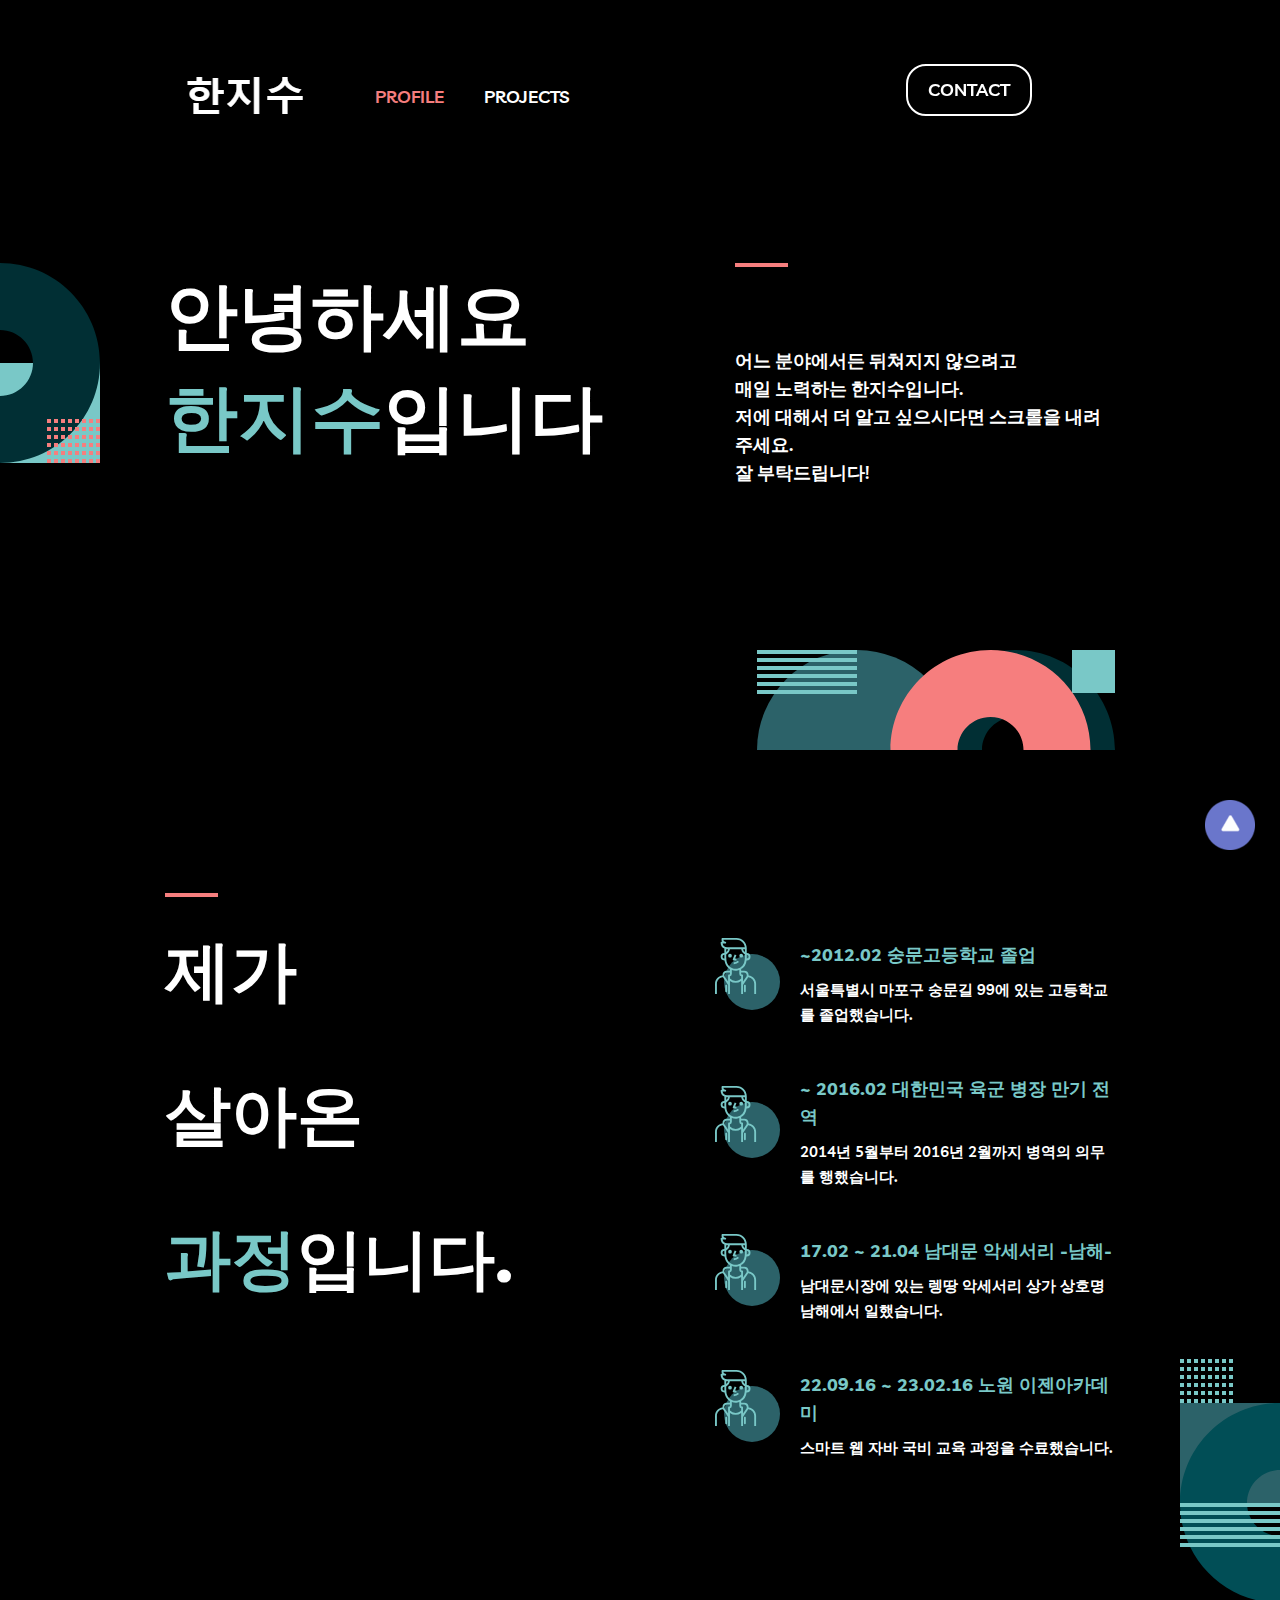
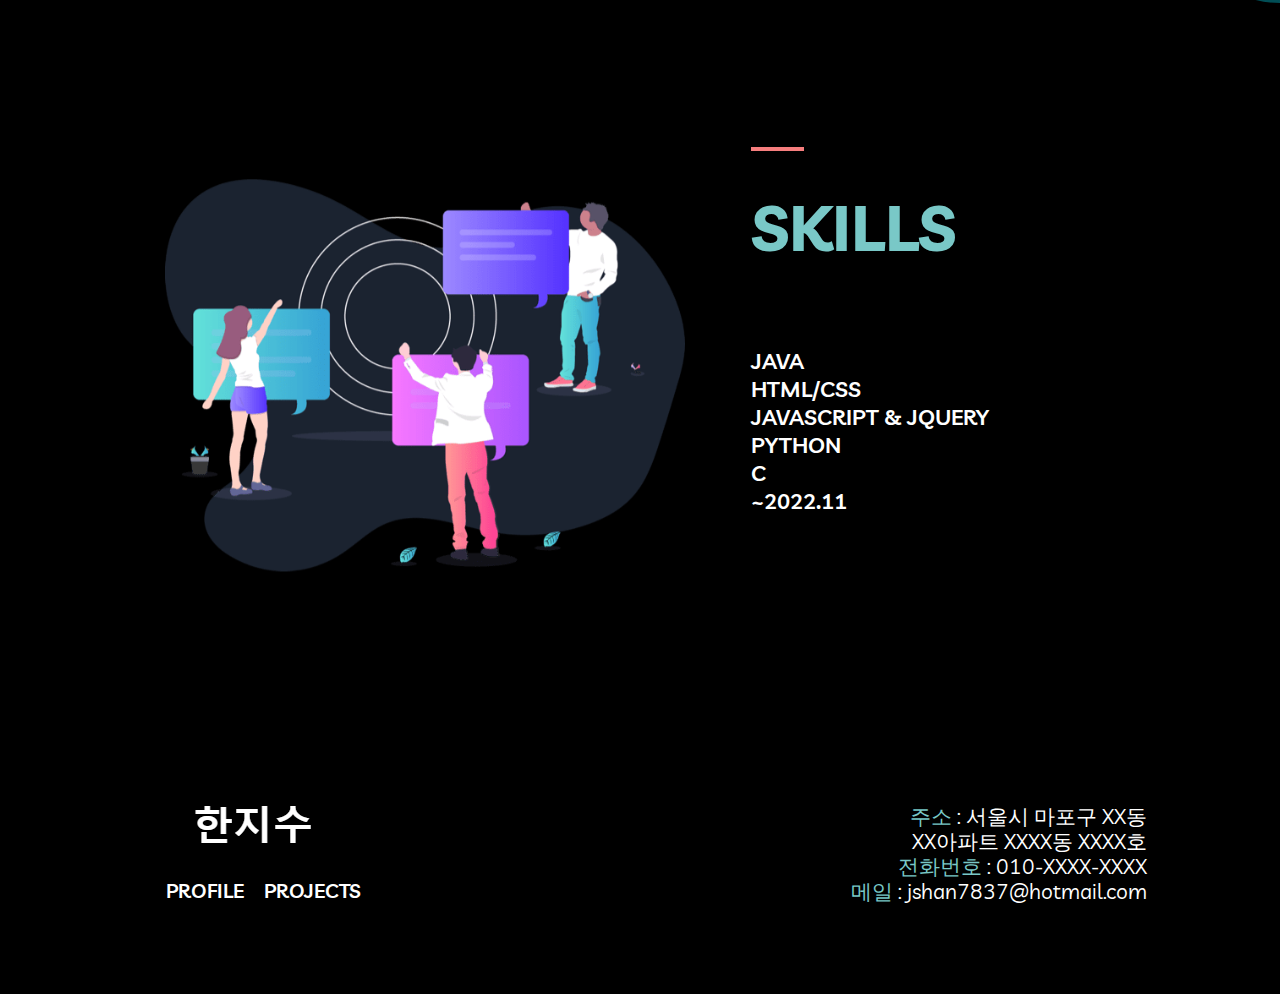
<file: index.html>
<!DOCTYPE html>
<html lang="ko">
    <head>
        <meta charset="UTF-8">
        <meta http-equiv="X-UA-Compatible" content="IE=edge">
        <meta name="viewport" content="width=device-width, initial-scale=1.0">
        <link rel="stylesheet" href="css/main.css">
        <link rel="stylesheet" href="css/common.css">
        <!-- font -->
        <link rel="stylesheet" href="https://pro.fontawesome.com/releases/v5.15.4/css/all.css" />
        <script src="js/main.js" defer></script>
        <script src="js/jquery.js"></script>
        <script src="js/jquery.bxslider.min.js"></script>
        <title>안녕하세요 한지수입니다.</title>
    </head>
    <body>
        <!-- header -->
        <header class="header">
            <div class="header_name">
                <a href="./index.html">
                    <img src="./images/logo.svg" alt="내 이름" />
                </a>
            </div>
            <button 
            class="header_toggle-menu"
            aria-controls="header_menu"
            aria-expanded="false">
            </button>
            <nav class="header_navigation">
                <ul class="header_menu" id="header_menu" data-visible="false">
                    <li>
                        <a href="index.html" class="header_link">PROFILE</a>
                    </li>
                    <li>
                        <a href="projects.html" class="header_link">PROJECTS</a>
                    </li>
                    <li>
                        <a href="contact.html" class="header_link header_contact">
                            CONTACT 
                        </a>
                    </li>
                </ul>
            </nav>
        </header>
        <!-- introduce -->
        <main>
            <section class="introduce">
                <h1 class="introduce_title">안녕하세요<br><span>한지수</span>입니다</h1>
                <div class="introduce_content">
                    <span class="introduce_topBorder"></span>
                    <p class="introduce_introduce">
                        어느 분야에서든 뒤쳐지지 않으려고<br>
                        매일 노력하는 한지수입니다.<br>
                        저에 대해서 더 알고 싶으시다면 스크롤을 내려주세요.<br>
                        잘 부탁드립니다!
                    </p>
                </div>
            </section>
            <!-- experience -->
            <section class="experience">
                <div class="experience_header">
                    <span class="experience_topBorder"></span>
                    <h2 class="experience_title">
                        제가<br><br>
                        살아온<br><br>
                        <span>과정</span>입니다.
                    </h2>
                </div>
                <!-- work_experience -->
                <div class="work_experiences">
                    <div class="work_experience">
                        <div><img src="./images/icon-person.svg" alt=""></div>
                        <div>
                            <h3>~2012.02 숭문고등학교 졸업</h3>
                            <p>
                                서울특별시 마포구 숭문길 99에 있는 고등학교를 졸업했습니다.
                            </p>
                        </div>
                    </div>
                <div class="work_experience">
                    <div><img src="./images/icon-person.svg" alt=""></div>
                    <div>
                        <h3>~ 2016.02 대한민국 육군 병장 만기 전역</h3>
                        <p>2014년 5월부터 2016년 2월까지 병역의 의무를 행했습니다.</p>
                    </div>
                </div>
                <div class="work_experience">
                    <div><img src="./images/icon-person.svg"></div>
                    <div>
                        <h3>17.02 ~ 21.04 남대문 악세서리 -남해-</h3>
                        <p>남대문시장에 있는 렝땅 악세서리 상가 상호명 남해에서 일했습니다.</p>
                    </div>
                </div>
                <div class="work_experience">
                    <div><img src="./images/icon-person.svg"></div>
                    <div>
                        <h3>22.09.16 ~ 23.02.16 노원 이젠아카데미</h3>
                        <p>스마트 웹 자바 국비 교육 과정을 수료했습니다.</p>
                    </div>
                </div>
            </div>
            </section>
           
                <!-- study -->
            <section class="study">
                <img src="./images/illustration-stay-productive.png">
                <div class="study_content">
                    <span class="study_topBorder"></span>
                    <h1>SKILLS</h1>
                    <p class="study_introduce">
                        JAVA <br />
                        HTML/CSS <br />
                        JAVASCRIPT & JQUERY <br />
                        PYTHON<br />
                        C<br />
                        ~2022.11
                    </p>
                </div>
            </section>
            
            
        </main>
        <!-- footer -->
        <footer class="footer">
            <div class="footer_logo"><img src="./images/logo.svg" alt="" /></div>
            <ul class="footer_menu">
                <li><a href="index.html" class="footer_link">PROFILE</a></li>
                <li><a href="projects.html" class="footer_link">PROJECTS</a></li>
            </ul>
            <address class="footer_address">
                <span>주소</span> : 서울시 마포구 XX동<br/>&emsp;&emsp;&ensp;
                                    XX아파트 XXXX동 XXXX호 <br />
                <span>전화번호</span> : 010-XXXX-XXXX <br />
                <span>메일</span> : jshan7837@hotmail.com <br />
            </address>
        </footer>
        <button onclick="moveToTop()" class="btn-moveTop"></button>
        
    </body>
</html>
</file>
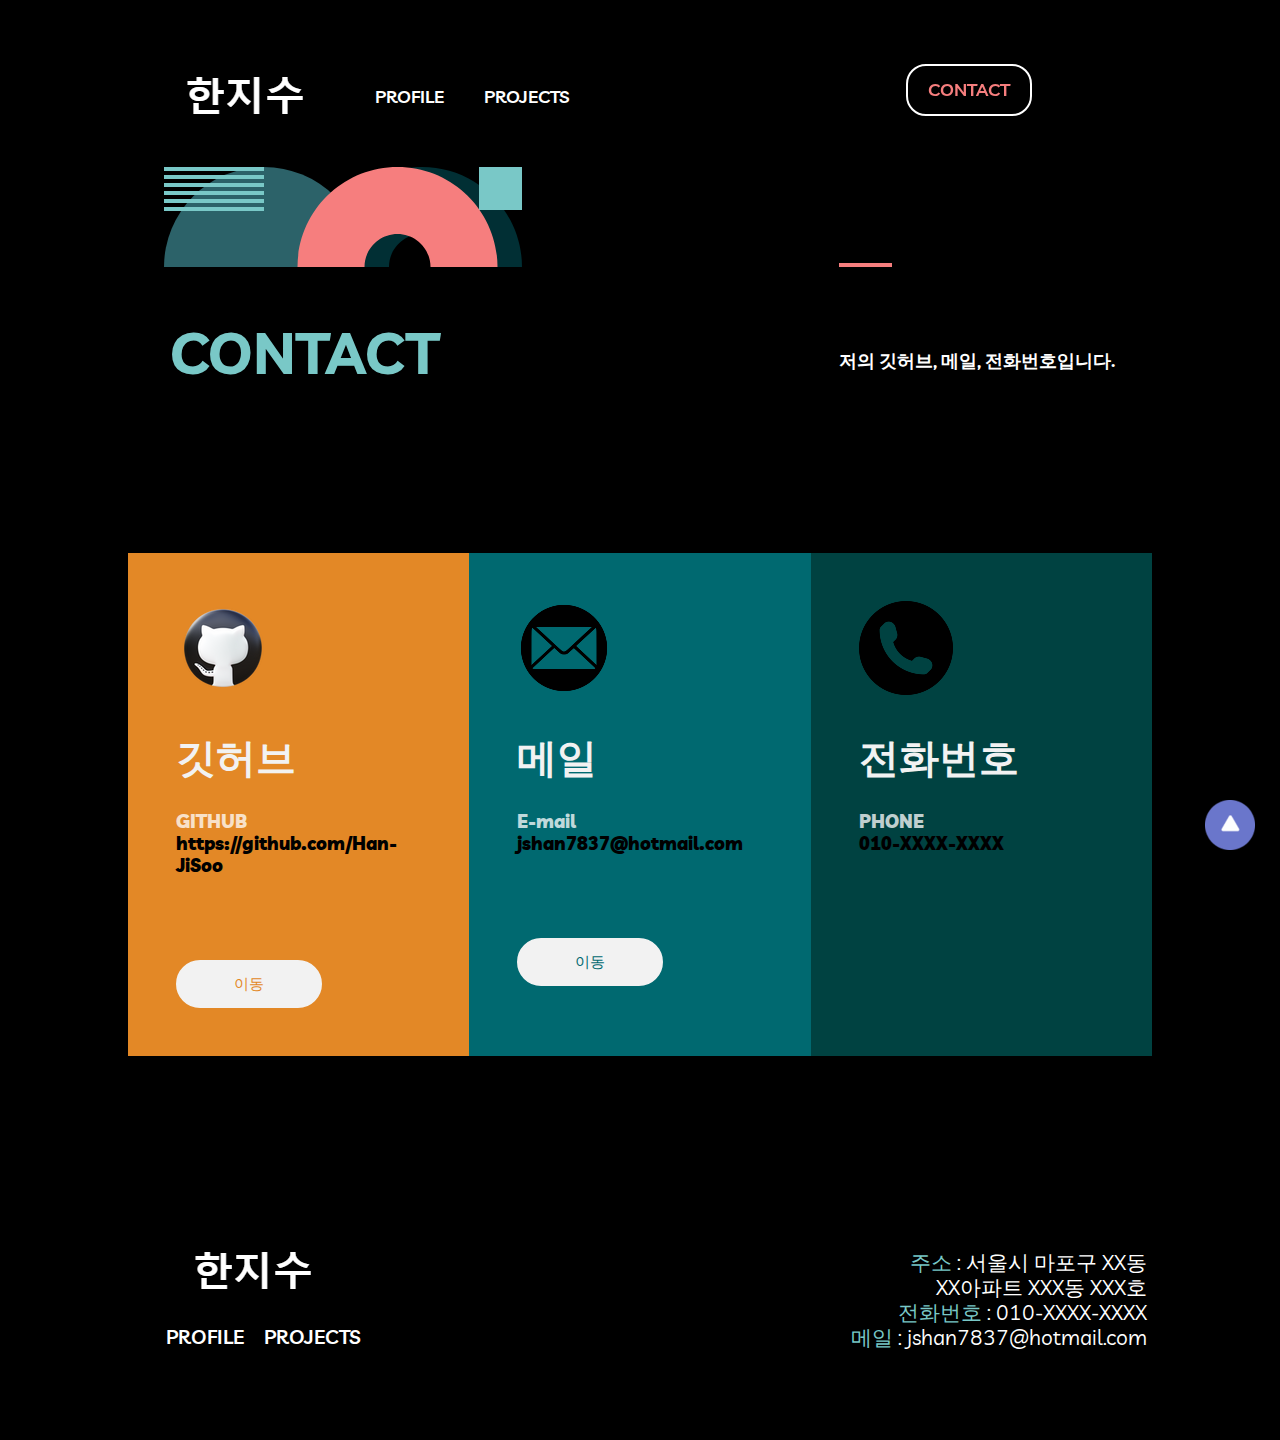
<file: contact.html>
<!DOCTYPE html>
<html lang="ko">
    <head>
        <meta charset="UTF-8">
        <meta http-equiv="X-UA-Compatible" content="IE=edge">
        <meta name="viewport" content="width=device-width, initial-scale=1.0">
        <link rel="stylesheet" href="css/contact.css">
        <link rel="stylesheet" href="css/common.css">
        <!-- font -->
        <link rel="stylesheet" href="https://pro.fontawesome.com/releases/v5.15.4/css/all.css" />
        <script src="js/main.js" defer></script>
        <script src="js/jquery.js"></script>
        <script src="js/jquery.bxslider.min.js"></script>
        <title>안녕하세요 한지수입니다.</title>
    </head>
    <body>
        <!-- header -->
        <header class="header">
            <div class="header_name">
                <a href="./index.html">
                    <img src="./images/logo.svg" alt="이름">
                </a>
            </div>
            <button class="header_toggle-menu"
            aria-controls="header_menu"
            aria-expanded="false">
            </button>
            <nav class="header_navigation">
                <ul class="header_menu" id="header_menu" data-visible="false">
                    <li>
                        <a href="index.html" class="header_link">PROFILE</a>
                    </li>
                    <li>
                        <a href="projects.html" class="header_link">PROJECTS</a>
                    </li>
                    <li>
                        <a href="contact.html" class="header_link header_contact">
                            CONTACT 
                        </a>
                    </li>
                </ul>
            </nav>
        </header>

        
        <main>
            <section class="contact">
                <h1 class="contact_title"><span>CONTACT</span></h1>
                <div class="contact_content">
                    <span class="contact_topBorder"></span>
                    <p class="contact_introduce">
                        저의 깃허브, 메일, 전화번호입니다.
                    </p>
                </div>
            </section>
            
            <section class="card">
              <div class="icon_type github">
                <img src="images/icon-github.png" alt="github" />
                <h1>깃허브</h1>
                <p>GITHUB
                   <a href="https://github.com/Han-JiSoo" target="_blank">
                    <br />https://github.com/Han-JiSoo</a> 
                </p>
                <button onclick="window.open('https://github.com/Han-JiSoo')">이동</button>
              </div>
              <div class="icon_type mail">
                <img src="images/icon-mail.png" alt="mail" />
                <h1>메일</h1>
                <p>E-mail 
                    <a href="mailto:jshan7837@hotmail.com" target="_blank">
                        <br />jshan7837@hotmail.com</a> 
                </p>
                <button onclick="location.href='mailto:jshan7837@hotmail.com'">이동</button>
              </div>
      
              <div class="icon_type phone">
                <img src="images/call.png" alt="전화번호" />
                <h1>전화번호</h1>
                <p>PHONE
                    <a><br />
                        010-XXXX-XXXX</a>
                </p>
              </div>
            </section>
          </main>
          <!-- footer -->
        <footer class="footer">
            <div class="footer_logo"><img src="./images/logo.svg" alt="" /></div>
            <ul class="footer_menu">
                <li><a href="index.html" class="footer_link">PROFILE</a></li>
                <li><a href="projects.html" class="footer_link">PROJECTS</a></li>
            </ul>
            <address class="footer_address">
                <span>주소</span> : 서울시 마포구 XX동<br/>&emsp;&emsp;&ensp;
                                    XX아파트 XXX동 XXX호 <br />
                <span>전화번호</span> : 010-XXXX-XXXX <br />
                <span>메일</span> : jshan7837@hotmail.com <br />
            </address>
        </footer>
        <button onclick="moveToTop()" class="btn-moveTop"></button>
    </body>
</html>
</file>
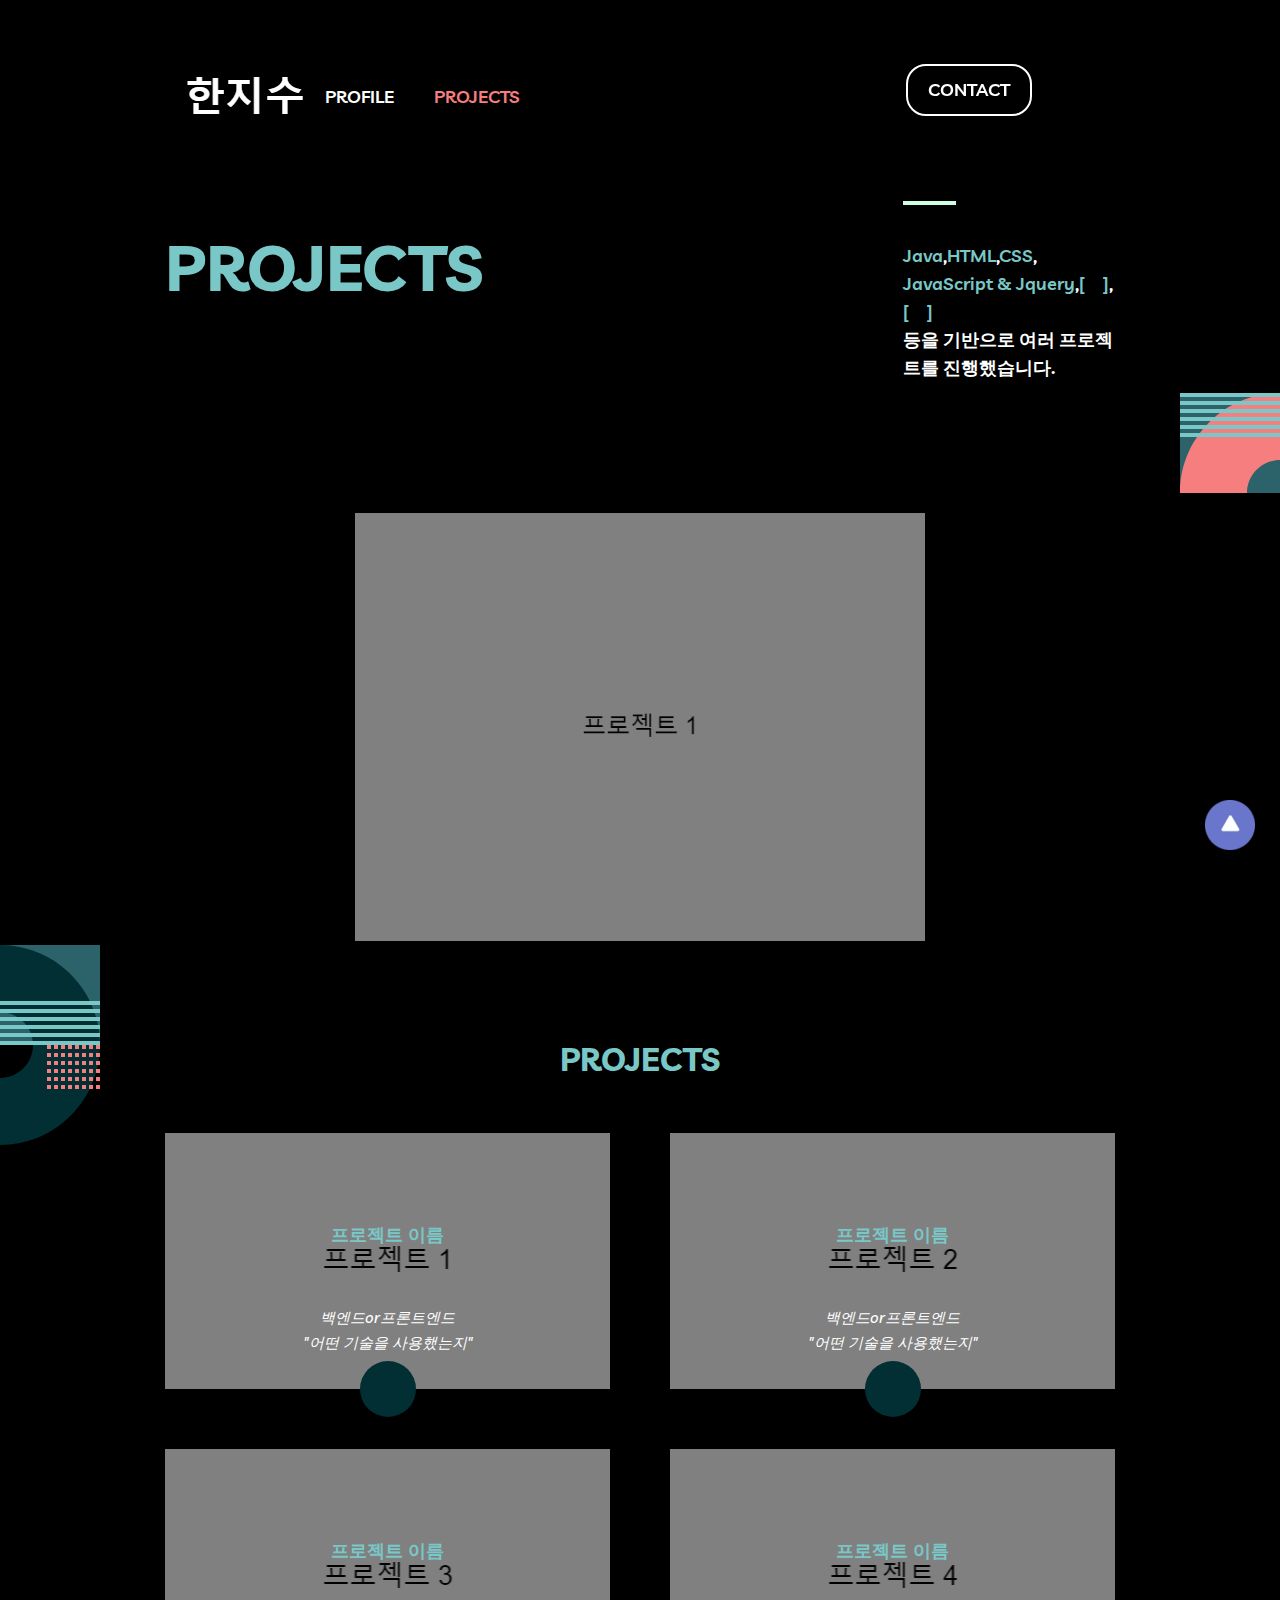
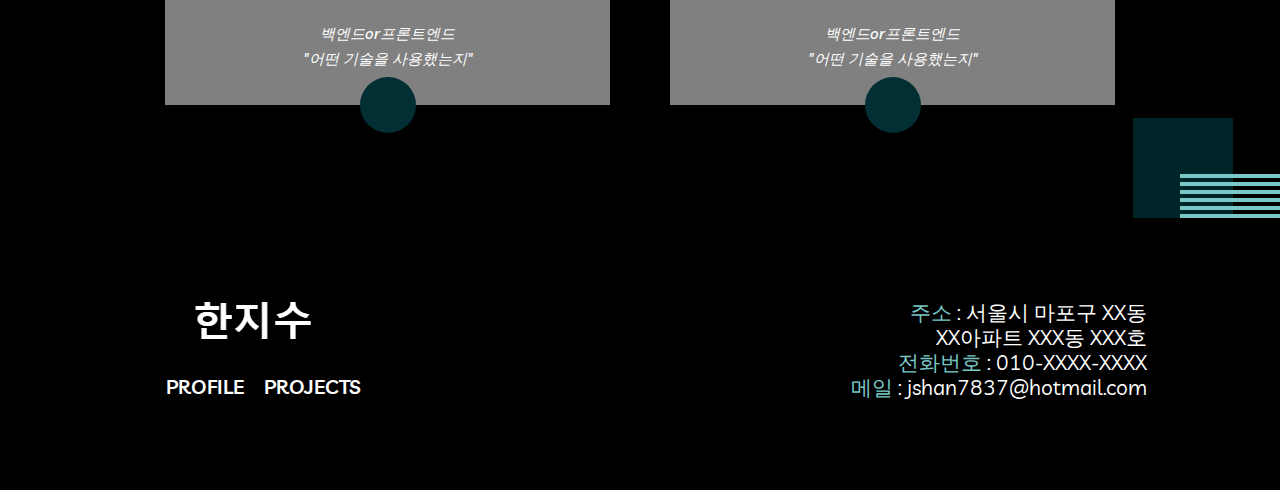
<file: projects.html>
<!DOCTYPE html>
<html lang="ko">
<head>
    <meta charset="UTF-8">
    <meta http-equiv="X-UA-Compatible" content="IE=edge">
    <meta name="viewport" content="width=device-width, initial-scale=1.0">
    <link rel="stylesheet" href="css/projects.css">
    <link rel="stylesheet" href="css/common.css">
    <!-- font -->
    <link rel="stylesheet" href="https://pro.fontawesome.com/releases/v5.15.4/css/all.css" />
    <script src="js/main.js" defer></script>
    <script src="js/jquery.js"></script>
    <script src="js/jquery.bxslider.min.js"></script>
    <title>한지수 프로젝트</title>
</head>
<body>
    <!-- header -->
    <header class="header">
        <div class="header_logo">
          <a href="./index.html">
            <img src="images/logo.svg" alt="내 이름"/></a>
        </div>
        <button
          class="header_toggle-menu"
          aria-controls="header_menu"
          aria-expanded="false"
        >
        </button>
        <nav class="header_navigation">
            <ul class="header_menu" id="header_menu" data-visible="false">
                <li>
                    <a href="index.html" class="header_link">PROFILE</a>
                </li>
                <li>
                    <a href="projects.html" class="header_link">PROJECTS</a>
                </li>
                <li>
                    <a href="contact.html" class="header_link header_contact">
                        CONTACT 
                    </a>
                </li>
            </ul>
        </nav>
    </header>
    <!-- 프로젝트 소개 -->
    <main class="about_projects">
        <section class="intro">
          <h1 class="intro_title">PROJECTS</h1>
          <div class="intro_content">
            <span class="intro_topBorder"></span>
            <p class="intro_description">
              <span>Java</span>,<span>HTML</span>,<span>CSS</span>,
              <span>JavaScript & Jquery</span>,<span>[&emsp;]</span>,
              <span>[&emsp;]</span> <br /> 
              등을 기반으로 여러 프로젝트를 진행했습니다.
            </p>
          </div>
        </section>
        <!-- 프로젝트 bxSlider -->
        <section class="projects_slide">
          <div class="projects_wrap">
            <ul class="projects_gallery">
              <li><a href="#" target="_blank"><img src="images/My project_1.png" alt="프로젝트1" /></a></li>
              <li><a href="#" target="_blank"><img src="images/My project_2.png" alt="프로젝트2" /></a></li>
              <li><a href="#" target="_blank"><img src="images/My project_3.png" alt="프로젝트3" /></a></li>
              <li><a href="#" target="_blank"><img src="images/My project_4.png" alt="프로젝트4" /></a></li>
            </ul>
          </div>
        </section>    
        <!-- projects -->
        <section class="projects">
          <h2 class="projects_title">PROJECTS</h2>
          <!-- 프로젝트 리스트 -->
          <div class="projects_list">
            <div class="projects_card_1">
              <div class="projects_presentation">
                <div class="projects_name">프로젝트 이름</div>
                <div class="projects_kind">백엔드or프론트엔드<br>
                                          "어떤 기술을 사용했는지"</div>
                <div class="toggle-comment"></div>
              </div>
              <!-- 프로젝트 설명 -->
              <div class="projects_comment">
                <div class="center">
                  <strong class="projects_name">프로젝트 이름</strong>
                  <p>
                    “어떤 프로젝트인지”
                  </p>
                  <!-- 프로젝트 몇 명이랑 진행했는지/ 얼마나걸렸는지 -->
                  <div class="projects_with_people">
                    <div><i class="projects_time_taken"></i></div>
                    <div><i class="projects_in_people"></i></div>
                  </div>
                </div>
              </div>
            </div>
            
            <!-- 프로젝트 리스트2 -->
            <div class="projects_card_2">
              <div class="projects_presentation">
                <div class="projects_name">프로젝트 이름</div>
                <div class="projects_kind">백엔드or프론트엔드 <br />
                                          "어떤 기술을 사용했는지" </div>
                <div class="toggle-comment"></div>
              </div>
  
              <div class="projects_comment">
                <div class="center">
                  <strong class="projects_name">프로젝트 이름</strong>
                  <p>
                    “어떤 프로젝트인지”
                  </p>
                  <!-- 프로젝트 몇 명이랑 진행했는지/ 얼마나걸렸는지 -->
                  <div class="projects_with_people">
                    <div><i class="projects_time_taken"></i></div>
                    <div><i class="projects_in_people"></i></div>
                  </div>
                </div>
              </div>
            </div>

            <!-- 프로젝트 리스트3 -->
            <div class="projects_card_3">
              <div class="projects_presentation">
                <div class="projects_name">프로젝트 이름</div>
                <div class="projects_kind">백엔드or프론트엔드 <br>
                                          "어떤 기술을 사용했는지"</div>
                <div class="toggle-comment"></div>
              </div>
  
              <div class="projects_comment">
                <div class="center">
                  <strong class="projects_name">프로젝트 이름</strong>
                  <p>
                    “어떤 프로젝트인지”
                  </p>
                  <!-- 프로젝트 몇 명이랑 진행했는지/ 얼마나걸렸는지 -->
                  <div class="projects_with_people">
                    <div><i class="projects_time_taken"></i></div>
                    <div><i class="projects_in_people"></i></div>
                  </div>
                </div>
              </div>
            </div>

            <!-- 프로젝트 리스트4 -->
            <div class="projects_card_4">
              <div class="projects_presentation">
                <div class="projects_name">프로젝트 이름</div>
                <div class="projects_kind">백엔드or프론트엔드 <br/>
                                          "어떤 기술을 사용했는지"</div>
                <div class="toggle-comment"></div>
              </div>
  
              <div class="projects_comment">
                <div class="center">
                  <strong class="projects_name">프로젝트 이름</strong>
                  <p>
                    “어떤 프로젝트인지”
                  </p>
                  <!-- 프로젝트 몇 명이랑 진행했는지/ 얼마나걸렸는지 -->
                  <div class="projects_with_people">
                    <div><i class="projects_time_taken"></i></div>
                    <div><i class="projects_in_people"></i></div>
                  </div>
                </div>
              </div>
            </div>
          </div>
        </section>


        <!-- footer -->
        <footer class="footer">
          <div class="footer_logo"><img src="./images/logo.svg" alt="" /></div>
          <ul class="footer_menu">
            <li><a href="index.html" class="footer_link">PROFILE</a></li>
            <li><a href="projects.html" class="footer_link">PROJECTS</a></li>
          </ul>
          <address class="footer_address">
          <span>주소</span> : 서울시 마포구 XX동<br/>&emsp;&emsp;&ensp;
                              XX아파트 XXX동 XXX호 <br />
          <span>전화번호</span> : 010-XXXX-XXXX <br />
          <span>메일</span> : jshan7837@hotmail.com <br />
          </address>
          <button onclick="moveToTop()" class="btn-moveTop"></button>
        </footer>
</body>
</html>
</file>
<file: css/main.css>
/* introduce */
.introduce {
  background-image: url("../images/bg-pattern-home-2.svg");
  background-position: bottom center;
  background-repeat: no-repeat;
  color: #ffffff;
  background-color: #000000;
  text-align: center;
  padding-inline: 1.625rem;
  padding-block: 5rem 12.5rem;
}

.introduce_title {
  font-size: 1.5rem;
  line-height: 2.5rem;
  font-weight: 700;
  margin: 0 auto;
  max-width: 14.375rem;
  -webkit-padding-after: 1.125rem;
          padding-block-end: 1.125rem;
}

.introduce_title span {
  color: #79c8c7;
}

.introduce_introduce {
  font-size: 0.9375rem;
  line-height: 1.75rem;
  font-weight: 600;
}

@media screen and (min-width: 43.75rem) {
  .introduce {
    padding-inline: 4.5rem;
    padding-block: 6.875rem 16.25rem;
  }
  .introduce_title {
    font-size: 2rem;
    line-height: 3.5rem;
    max-width: 21.875rem;
    -webkit-padding-after: 1.5rem;
            padding-block-end: 1.5rem;
  }
}
@media screen and (min-width: 64rem) {
  .introduce {
    padding-inline: 10.3125rem;
    background-image: url("../images/bg-pattern-home-1.svg"), url("../images/bg-pattern-home-2.svg");
    background-repeat: no-repeat;
    background-position: top 9rem left -6.25rem, bottom right 10.3125rem;
    padding-block: 9rem 16.25rem;
    display: flex;
  }
  .introduce_title {
    font-size: 4.55rem;
    line-height: 6.35rem;
    min-width: 60%;
    text-align: left;
    -webkit-padding-end: 3.125rem;
            padding-inline-end: 3.125rem;
  }
  .introduce_topBorder {
    display: block;
    width: 3.3125rem;
    height: 0.25rem;
    background-color: #f67e7e;
  }
  .introduce_introduce {
    font-size: 1.125rem;
    text-align: left;
    -webkit-margin-before: 5rem;
            margin-block-start: 5rem;
  }
}
/* experience */
.experience {
  background-image: url("../images/bg-pattern-home-3.svg");
  background-position: top right -6.25rem;
  background-repeat: no-repeat;
  background-color: #000000;
  padding-inline: 1.625rem;
  padding-block: 3.8125rem;
}
.experience_topBorder {
  display: block;
  width: 3.3125rem;
  height: 0.25rem;
  background-color: #f67e7e;
  -webkit-margin-after: 2.25rem;
          margin-block-end: 2.25rem;
}
.experience_header {
  -webkit-padding-after: 3.5rem;
          padding-block-end: 3.5rem;
}
.experience_title {
  color: #ffffff;
  font-size: 2rem;
  line-height: 2rem;
  width: 13.75rem;
}

.experience_title span {
  color: #79c8c7;
}
.work_experience {
  display: flex;
  gap: 1.25rem;
  text-align: left;
  align-items: center;
}
.work_experience:not(:last-of-type) {
  -webkit-padding-after: 3rem;
          padding-block-end: 3rem;
}
.work_experience h3 {
  color: #79c8c7;
  font-size: 1.125rem;
  line-height: 1.75rem;
  padding-block: 1rem 0.5rem;
}
.work_experience p {
  font-size: 0.9375rem;
  line-height: 1.5625rem;
  color: #ffffff;
  font-weight: 600;
}

@media screen and (min-width: 43.75rem) {
  .experience {
    padding-inline: 4.5rem;
  }
  .experience_title {
    width: 28.125rem;
  }
  .work_experience {
    display: flex;
    gap: 1.25rem;
    text-align: left;
    align-items: center;
  }
  .work_experience:not(:last-of-type) {
    -webkit-padding-after: 2rem;
            padding-block-end: 2rem;
  }
}
@media screen and (min-width: 64rem) {
  .experience {
    padding-inline: 10.3125rem;
    padding-block: 8.9375rem;
    background-position: bottom right -6.25rem;
    display: flex;
    gap: 6.25rem;
  }
  .experience_title {
    font-size: 4.15rem;
    line-height: 4.5rem;
  }
  .work_experience:first-of-type {
    -webkit-padding-before: 2rem;
            padding-block-start: 2rem;
  }
}

.study {
  color: #ffffff;
  background-color: #000000;
  text-align: center;
  padding-inline: 1.625rem;
  padding-block: 5rem 4.5rem;
}

.study_topBorder {
  display: block;
  width: 3.3125rem;
  height: 0.25rem;
  background-color: #f67e7e;
  -webkit-margin-after: 2.25rem;
          margin-block-end: 2.25rem;
}

.study img {
  width: 60%;
  height: 60%;
  
  -webkit-padding-after: 1.125rem;
          padding-block-end: 1.125rem;
}

.study_content h1 {
  text-align: center;
  color: #79c8c7;
  font-size: 4rem;
}

.study_introduce {
  font-size: 1.4rem;
  line-height: 1.75rem;
  font-weight: 600;
  -webkit-margin-before: 5rem;
   margin-block-start: 5rem;
}


@media screen and (min-width: 43.75rem) {
  .study {
    padding-inline: 4.5rem;
    padding-block: 6.875rem 8.25rem;
  }
  .study_title {
    font-size: 2rem;
    line-height: 3.5rem;
    max-width: 21.875rem;
    -webkit-padding-after: 1.5rem;
            padding-block-end: 1.5rem;
  }
}
@media screen and (min-width: 64rem) {
  .study {
    padding-inline: 10.3125rem;
    background-repeat: no-repeat;
    background-position: top 9rem left -6.25rem, bottom right 10.3125rem;
    padding-block: 9rem 8.25rem;
    display: flex;
  }
  .study img {
    min-width: 60%;
    padding-top: 2rem;
    -webkit-padding-end: 3.125rem;
            padding-inline-end: 3.125rem;
  }

  .study_content {
    padding-left: 1rem;
  }

  .study_introduce {
    text-align: left;
   
  }

  .study_content h1 {
    text-align: left;
  }

  .study_topBorder {
    display: block;
    width: 3.3125rem;
    height: 0.25rem;

  }
  
}
</file>
<file: css/common.css>
@import url("https://fonts.googleapis.com/css2?family=Livvic:ital,wght@0,100;0,200;0,300;0,400;0,500;0,600;0,700;0,900;1,100;1,200;1,300;1,400;1,500;1,600;1,700;1,900&display=swap");
*,
*::before,
*::after,
html {
    margin: 0;
    padding: 0;
    box-sizing: border-box;
}

body {
    max-width: 90rem;
    margin: 0 auto;
    background-color: #000000;
    font-family: "Livvic", sans-serif;
}

ul {
    list-style: none;
}

a {
    text-decoration: none;
    color: black;
}

input::-moz-placeholder {
    font-size: inherit;
    font-family: inherit; 
}
  
  input:-ms-input-placeholder {
    font-size: inherit;
    font-family: inherit;
}

a,
input,
input::placeholder,
textarea,
select,
button {
  font-size: inherit;
  font-family: inherit;
}

.header {
    display: flex;
    justify-content: space-between;
    align-items: center;
    padding-inline: 10.3125rem;
    -webkit-padding-before: 4.6875rem;
            padding-block-start: 4.6875rem;
}

.header_name {
    margin-right: 3.125rem;
}

.header_navigation {
    width: 100%;
}

.header_toggle-menu {
    display: none;
    
}

.header_menu {
    display: flex;
    gap: 2.5rem;
}

.header_menu li:has(.header_contact) {
    margin-left: auto;
}

.header_link {
    color: #ffffff;
    font-size: 1.125rem;
    line-height: 1.75rem;
    font-weight: 600;
}

.header_link:hover {
    color: #f67e7e;
}

.header .active-link {
    color: #f67e7e; 
}

.header_contact {
    position: fixed;
    border: 0.125rem solid #ffffff;
    padding: 0.625rem 1.25rem;
    border-radius: 1.25rem;
    transition: 0.2s;
    top: 4rem;
    right: 15.5rem;
    z-index: 9999;
}



.header_contact:hover {
    background-color: #ffffff;
    color: #000000;
}

@media screen and (max-width: 64rem) {
    .header {
      padding-inline: 4.5rem;
    }

    .header_contact {
      top: 4rem;
      right: 4.9rem;
    }
}

@media screen and (max-width: 43.75rem) {
    .header {
      padding-inline: 1.625rem;
    }

    .header_contact {
      right: 6.1rem;
    }

    .header_toggle-menu {
      display: block;
      position: fixed;
      width: 3.125rem;
      right: 0.8rem;
      aspect-ratio: 1;
      background-image: url("../images/icon-hamburger.svg");
      background-position: center;
      background-repeat: no-repeat;
      background-color: transparent;
      border: none;
      z-index: 9999;
    }
    .header_toggle-menu:hover {
      cursor: pointer;
    }
    .header_toggle-menu.close {
      background-image: url("../images/icon-close.svg");
      background-position: center;
      background-repeat: no-repeat;
      position: fixed;
      top: 4.6875rem;
      right: 1.5625rem;
    }
    .header_navigation {
      display: none;
    }
    .header_navigation.active {
      display: block;
      position: fixed;
      top: 0;
      left: 30%;
      right: 0;
      bottom: 0;
      width: 70vw;
      background-color: #000000;
      box-shadow: rgba(0, 37, 41, 0.595) 0px 8px 24px;
      z-index: 1001;
      transition: 0.2s;
      overflow: hidden;
      background-image: url("../images/bg-pattern-about-1-mobile-nav-1.svg");
      background-position: bottom right -6.25rem;
      background-repeat: no-repeat;
    }
    .header_navigation.active ul {
      padding-top: 10.3125rem;
      opacity: 1;
    }
    .header_navigation ul {
      flex-direction: column;
      width: -webkit-fit-content;
      width: -moz-fit-content;
      width: fit-content;
      margin: 0 auto;
      opacity: 0;
    }
}

/* footer */
.footer {
    background-color: #000000;
    padding-inline: 2.625rem;
    padding-block: 5.125rem;
    text-align: center;
    color: #ffffff;
    font-size: 1.22rem;
    line-height: 1.5625rem;
  }

  .footer_logo {
    padding-left: 1.2rem;
  }
  
  .footer_menu {
    display: flex;
    gap: 1.25rem;
    justify-content: center;
    padding-block: 1.5rem;
    padding-left: 1.67em;
  }
  
  .footer_link {
    color: #ffffff;
    font-weight: 600;
  }
  
  .footer_link:hover {
    color: #f67e7e;
  }
  
  .footer_address span {
    color: #79c8c7;
  }
  
  @media screen and (min-width: 43.75rem) {
    .footer {
      display: grid;
      grid-template-columns: repeat(2, 1fr);
      grid-template-rows: repeat(3, 1fr);
      padding-inline: 3.3125rem;
      text-align: left;
    }
    .footer_logo {
      grid-column: 1/2;
      padding-left: 2.2em;
    }
    .footer_menu {
      grid-column: 1/2;
      text-align: left;
      padding-block: 0;
      justify-self: start;
      align-self: start;
      -webkit-padding-before: 1.25rem;
              padding-block-start: 1.25rem;
    }
  
    .footer_address {
      grid-column: 3/3;
      grid-row: 1/3;
      text-align: left;
      font-style: normal;
      font-size: 1.2rem;
      padding-bottom: 0.4rem;
    }
  }

  @media screen and (min-width: 64rem) {
    .footer {
      display: grid;
      grid-template-columns: repeat(3, 1fr);
      grid-template-rows: repeat(2, 1fr);
      padding-inline: 8.3125rem;
    }
    .footer_logo {
      grid-column: 1/2;
      grid-row: 1/2;
      justify-self: start;
      padding-left: 2.5rem;
    }
    .footer_menu {
      grid-column: 1/2;
      grid-row: 2/3;
    }
   
    .footer_address {
      grid-column: 3/3;
      grid-row: 1/3;
      text-align: right;
      font-size: 1.3rem;
      padding-bottom: 0.5rem;
    }
  }

.btn-moveTop {
    position: fixed;
    right: 25px;
    bottom: 50px;
    width: 50px;
    height: 50px;
    background-image: url(../images/btn-moveTop.png);
    background-color: transparent;
    border: none;
    cursor: pointer;
  }
.btn-moveTop:hover {
    background-image: url(../images/btn-moveTop-hover.png);
    transition: 0.5s ease-out;
}
</file>
<file: css/contact.css>
.contact {
  background-image: url("../images/bg-pattern-home-2.svg");
  background-position: bottom center;
  background-repeat: no-repeat;
  color: #ffffff;
  background-color: #000000;
  text-align: center;
  padding-inline: 1.625rem;
  padding-block: 5rem 12.5rem;
}

.contact_title {
  font-size: 1.5rem;
  line-height: 2.5rem;
  font-weight: 700;
  margin: 0 auto;
  max-width: 14.375rem;
  -webkit-padding-after: 1.125rem;
          padding-block-end: 1.125rem;
}

.contact_title span {
  color: #79c8c7;
}

.contact_introduce {
  font-size: 0.9375rem;
  line-height: 1.75rem;
  font-weight: 600;
}

@media screen and (min-width: 43.75rem) {
  
  .contact {
    padding-inline: 4.5rem;
    padding-block: 6.875rem 16.25rem;
  }
  
  .contact_title {
    font-size: 2rem;
    line-height: 3.5rem;
    max-width: 21.875rem;
    -webkit-padding-after: 1.5rem;
            padding-block-end: 1.5rem;
  }
}
@media screen and (min-width: 64rem) {
  
  .contact {
    padding-inline: 10.3125rem;
    background-image: url("../images/bg-pattern-home-2.svg");
    background-repeat: no-repeat;
    background-position: top 3rem left 10.25rem;
    padding-block: 9rem 3.25rem;
    display: flex;
  }

  .contact_title {
    font-size: 3.55rem;
    line-height: 11.25rem;
    min-width: 70%;
    text-align: left;
    -webkit-padding-end: 3.125rem;
            padding-inline-end: 3.125rem;
  }
  
  .contact_topBorder {
    display: block;
    width: 3.3125rem;
    height: 0.25rem;
    background-color: #f67e7e;
  }
  
  .contact_introduce {
    font-size: 1.125rem;
    text-align: left;
    -webkit-margin-before: 5rem;
            margin-block-start: 5rem;          
  }

  
}

.github {
  color:hsl(31, 77%, 52%);
  background-color: hsl(31, 77%, 52%);
}

.mail {
  color: hsl(184, 100%, 22%);
  background-color: hsl(184, 100%, 22%);
}
.phone {
  color: hsl(179, 100%, 13%);
  background-color: hsl(179, 100%, 13%);
}

.card {
  margin: 0 auto;
  max-width: 80%;
  border-radius: 8px;
  overflow: hidden;
  display: grid;
  grid-template-rows: 1fr 1fr 1fr;
  text-align: left;
  padding-block: 2.125rem 7rem;
}

.icon_type{
  padding: 3rem;
}
.icon_type > img {
  margin-bottom: 2rem;
}
.icon_type > h1 {
  margin-bottom: 1.5rem;
  font: 700 2.5rem "Livvic", sans-serif;
  text-transform: uppercase;
  color: hsl(0, 0%, 95%);
}
.icon_type > p {
  margin-bottom: 0.8rem;
  font: 900 1.1rem "Livvic", sans-serif;
  color: hsla(0, 0%, 100%, 0.75);
}

.icon_type > button {
  width: 146px;
  height: 48px;
  font: 400 0.92rem "Livvic", sans-serif;
  color: inherit;
  background-color: hsl(0, 0%, 95%);
  border: 2px solid hsl(0, 0%, 95%);
  border-radius: 24px;
  cursor: pointer;
  transition: 0.3s;
}
.icon_type > button:hover {
  color: varhsl(0, 0%, 95%);
  background-color: inherit;
}

@media only screen and (min-width: 64rem) {
.card {
    max-width: 80%;
    grid-template-rows: unset;
    grid-template-columns: 1fr 1fr 1fr;
    
  }

  .icon_type > p {
    margin-right: 0.4rem;
    margin-bottom: 5.25rem;
  }
  
}
</file>
<file: css/projects.css>
/* intro */
.intro {
    text-align: center;
    color: #ffffff;
    padding-block: 5.125rem 7rem;
    background-image: url("../images/bg-pattern-about-1-mobile-nav-1.svg");
    background-position: bottom -6.25rem right -6.25rem;
    background-repeat: no-repeat;
  }
  .intro_title {
    font-size: 2.5rem;
    line-height: 2.5rem;
    -webkit-padding-after: 1rem;
            padding-block-end: 1rem;
    color: #79c8c7;
    
  }
  .intro_description {
    font-size: 1.1rem;
    line-height: 1.75rem;
    font-weight: 600;
  }
  
  .intro_description span {
    color: #79c8c7;
  }
  
  @media screen and (min-width: 43.75rem) {
    .about_projects > * {
      padding-inline: 4.5rem;
    }
  }
  
  
  @media screen and (min-width: 64rem) {
    .about_projects > * {
      padding-inline: 10.3125rem;
    }
  
    .intro {
      display: flex;
      gap: 6.25rem;
    }
    
    .intro_title {
      font-size: 4rem;
      line-height: 8.25rem;
    }

    .intro_content {
      padding-left: 20rem;
    }
    
    .intro_description {
      text-align: left;
    }
    
    .intro_topBorder {
      display: block;
      width: 3.3125rem;
      height: 0.25rem;
      background-color: #CFFDE1;
      -webkit-margin-after: 2.25rem;
              margin-block-end: 2.25rem;
    }
  }
  
  .projects {
    padding-inline: 1.625rem;
    padding-block: 5.625rem 7.0625rem;
    background-color: #000000;
    background-image: url("../images/bg-pattern-about-2-contact-1.svg"), url("../images/bg-pattern-home-4-about-3.svg");
    background-repeat: no-repeat;
    background-position: top left -6.25rem, bottom right;
    text-align: center;
    color: #ffffff;
  }
  .projects_title {
    font-size: 2rem;
    line-height: 3rem;
    -webkit-padding-after: 3.125rem;
            padding-block-end: 3.125rem;
    color: #79c8c7;
  }
  .projects_list {
    display: grid;
    gap: 3.75rem;
    justify-items: center;
  }
  
  .projects_wrap {
    padding-top: 20px;
    text-align: center;
    width: 100%;
  }
  
  
  .projects_gallery img {
    width: 80%;
  }
  
  .projects_card_1,
  .projects_card_2,
  .projects_card_3,
  .projects_card_4 {
    padding-block: 2rem 5.75rem;
    position: relative;
    width: 17.5rem;
    height: 16rem;
    position: relative;
    background-position: center;
  }
  
  
  .projects_card_1 {
    background-image: url(../images/My\ project_1.png);
    
  }
  
  .projects_card_2 {
    background-image: url(../images/My\ project_2.png);
  }
  
  .projects_card_3 {
    background-image: url(../images/My\ project_3.png);
    
  }
  
  .projects_card_4 {
    background-image: url(../images/My\ project_4.png);
  }
  
  
  .projects .toggle-comment {
    position: absolute;
    left: 0;
    right: 0;
    bottom: -1.75rem;
    margin: 0 auto;
    width: 3.5rem;
    aspect-ratio: 1;
    border-radius: 50%;
    display: flex;
    justify-content: center;
    align-items: center;
    font-size: 1.5rem;
    background-image: url("../images/icon-plus.svg");
    background-repeat: no-repeat;
    background-position: center;
    background-color: #012f34;
    z-index: 1000;
  }
  .projects .toggle-comment:hover {
    cursor: pointer;
  }
  .projects .close-button {
    background-image: url("../images/icon-close.svg");
    background-color: #79c8c7;
  }
  .projects .close-button:hover {
    cursor: pointer;
  }
  .projects_name {
    font-size: 1.125rem;
    line-height: 8.75rem;
    font-weight: 700;
    color: #79c8c7;
  }
  .projects_kind {
    font-size: 0.9375rem;
    line-height: 1.5625rem;
    font-weight: 500;
    font-style: italic;
  }
  .projects_comment {
    position: absolute;
    top: 0;
    bottom: 0;
    left: 0;
    right: 0;
    height: 100%;
    width: 100%;
    opacity: 0;
    transition: 0.5s ease;
    background-color: #002529;
  }
  .projects_comment .center {
    position: absolute;
    top: 50%;
    left: 50%;
    font-size: 0.9375rem;
    line-height: 1.5625rem;
    transform: translate(-50%, -50%);
    text-align: center;
    padding-inline: 1.875rem;
    width: 100%;
  }
  .projects_comment .center p {
    padding-block: 0.625rem;
  }
  .projects_presentation:has(.close-button) + .projects_comment {
    opacity: 1;
  }
  .projects_with_people {
    display: flex;
    justify-content: center;
    gap: 1.25rem;
  }
  .projects_with_people i {
    font-size: 1.5rem;
    aspect-ratio: 1;
    display: block;
  }
  .projects_with_people i:hover {
    color: #f67e7e;
    cursor: pointer;
  }
  
  @media screen and (min-width: 43.75rem) {
    .projects {
      padding-inline: 3.5rem;
    }
    .projects_list {
      grid-template-columns: repeat(2, 1fr);
      justify-items: stretch;
    }
    .projects_card_1,
    .projects_card_2,
    .projects_card_3,
    .projects_card_4 {
      width: 100%;
    }
  
    .projects_gallery img {
      width: 60%;
    }
    
  
  }
  @media screen and (min-width: 64rem) {
    .projects {
      padding-inline: 10.3125rem;
    }
    .projects_list {
      grid-template-columns: repeat(2, 1fr);
    }
    .projects_card_1,
    .projects_card_2,
    .projects_card_3,
    .projects_card_4 {
      font-size: 3rem;
      line-height: 4rem;
    }
  
    .projects_gallery img {
      width: 60%;
    }
  
    
  }
</file>
